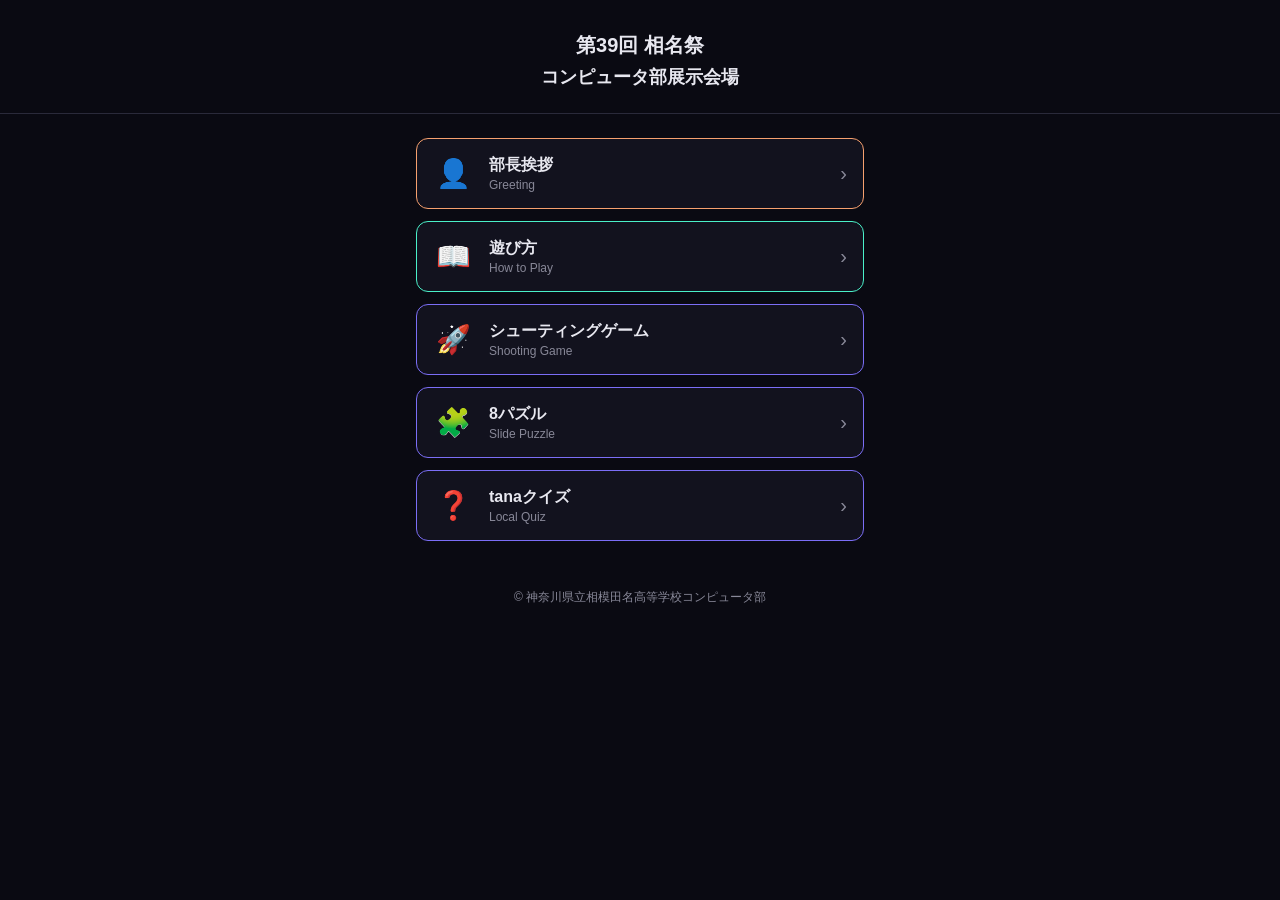
<file: soumeisai/index.html>
<!DOCTYPE html>
<html lang="ja">
<head>
  <meta charset="UTF-8">
  <meta name="viewport" content="width=device-width, initial-scale=1.0">
  <title>コンピュータ部 蒼明祭</title>
  <link href="style.css" rel="stylesheet">
</head>
<body>

  <header>
    <div class="header-inner">
      <h1>第39回 相名祭</h1>
      <p class="header-sub">コンピュータ部展示会場</p>
    </div>
  </header>

  <main>
    <nav class="menu">

      <a href="greeting.html" class="menu-item greeting">
        <span class="menu-icon">👤</span>
        <div class="menu-text">
          <div class="menu-title">部長挨拶</div>
          <div class="menu-sub">Greeting</div>
        </div>
        <span class="menu-arrow">›</span>
      </a>

      <a href="rule.html" class="menu-item rule">
        <span class="menu-icon">📖</span>
        <div class="menu-text">
          <div class="menu-title">遊び方</div>
          <div class="menu-sub">How to Play</div>
        </div>
        <span class="menu-arrow">›</span>
      </a>

      <a href="shooting.html" class="menu-item highlight">
        <span class="menu-icon">🚀</span>
        <div class="menu-text">
          <div class="menu-title">シューティングゲーム</div>
          <div class="menu-sub">Shooting Game</div>
        </div>
        <span class="menu-arrow">›</span>
      </a>

      <a href="puzzle.html" class="menu-item highlight">
        <span class="menu-icon">🧩</span>
        <div class="menu-text">
          <div class="menu-title">8パズル</div>
          <div class="menu-sub">Slide Puzzle</div>
        </div>
        <span class="menu-arrow">›</span>
      </a>

      <a href="quiz.html" class="menu-item highlight">
        <span class="menu-icon">❓</span>
        <div class="menu-text">
          <div class="menu-title">tanaクイズ</div>
          <div class="menu-sub">Local Quiz</div>
        </div>
        <span class="menu-arrow">›</span>
      </a>

    </nav>
  </main>

  <footer>
    <p>© 神奈川県立相模田名高等学校コンピュータ部</p>
  </footer>

</body>
</html>
</file>
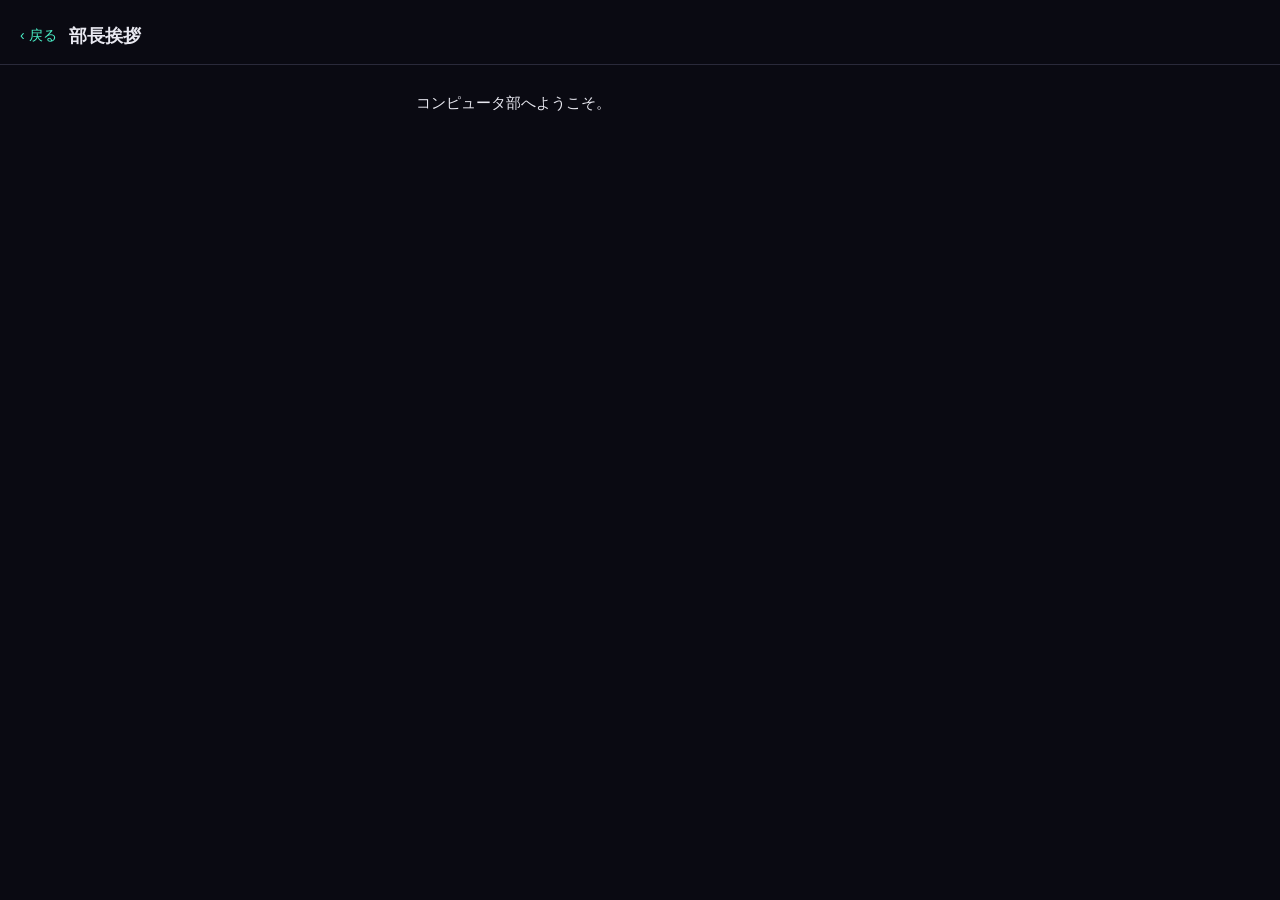
<file: soumeisai/greeting.html>
<!DOCTYPE html>
<html lang="ja">
<head>
  <meta charset="UTF-8">
  <meta name="viewport" content="width=device-width, initial-scale=1.0">
  <title>部長挨拶 | コンピュータ部</title>
  <link href="style.css" rel="stylesheet">
</head>
<body>

  <div class="page-header">
    <a href="index.html" class="back-btn">‹ 戻る</a>
    <h2>部長挨拶</h2>
  </div>

  <div class="page-content">
    <p>
      <!-- ここに部長のメッセージを入力してください -->
      コンピュータ部へようこそ。
    </p>
  </div>

</body>
</html>
</file>
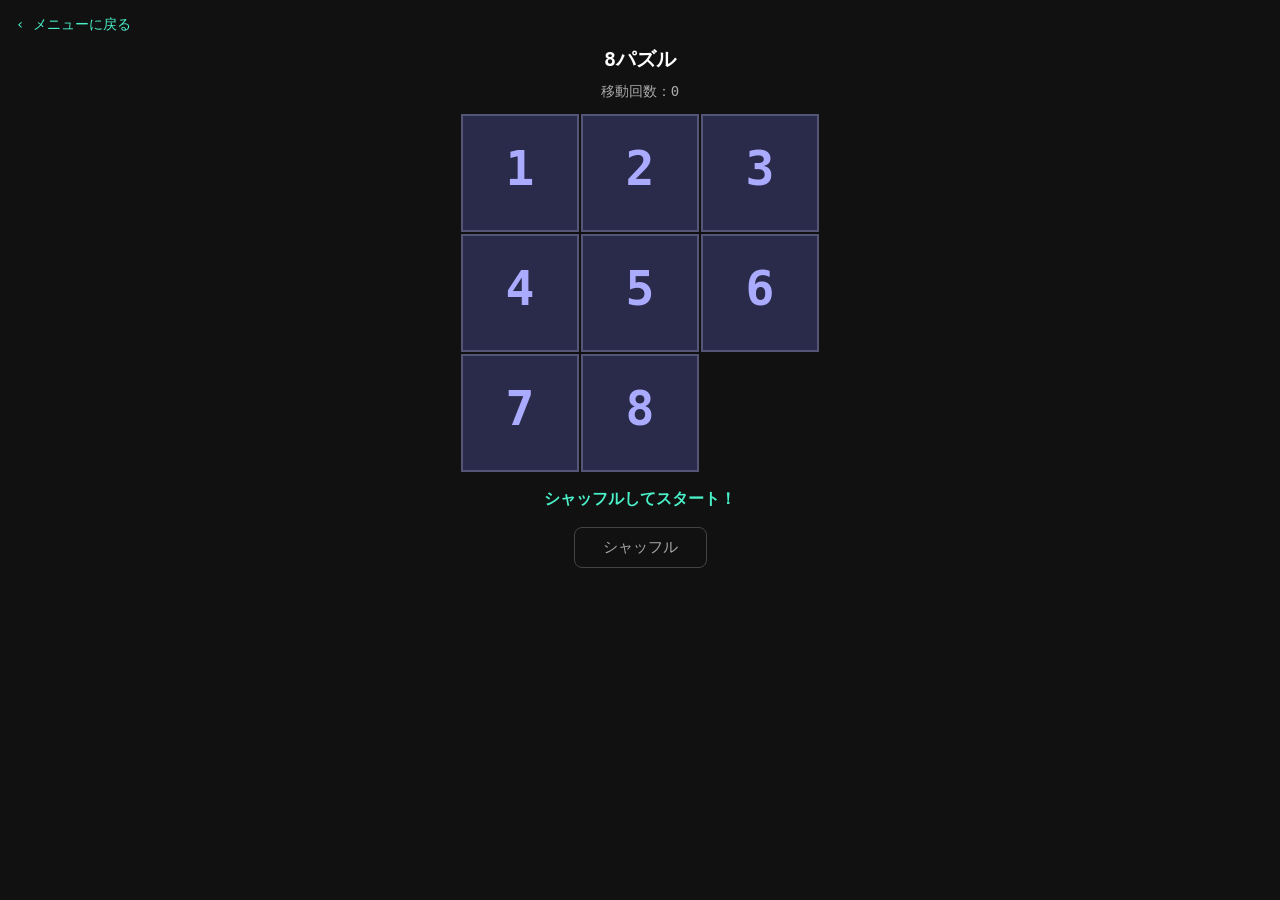
<file: soumeisai/puzzle.html>
<!DOCTYPE html>
<html lang="ja">
<head>
  <meta charset="UTF-8">
  <meta name="viewport" content="width=device-width, initial-scale=1.0, maximum-scale=1.0, user-scalable=no">
  <title>8パズル</title>
  <link href="puzzle.css" rel="stylesheet">
</head>
<body>
  <!-- 戻るボタン -->
  <div class="back-bar">
    <a href="index.html" class="back-btn">‹ メニューに戻る</a>
  </div>

  <h1>8パズル</h1>

  <!-- 移動回数の表示 -->
  <p id="moves">移動回数：0</p>

  <!-- パズルを描画するキャンバス -->
  <canvas id="puzzleCanvas"></canvas>

  <!-- メッセージ表示（クリアなど） -->
  <p id="msg">シャッフルしてスタート！</p>

  <!-- シャッフルボタン -->
  <button id="shuffleBtn">シャッフル</button>

  <script src="puzzle.js"></script>
</body>
</html>
</file>
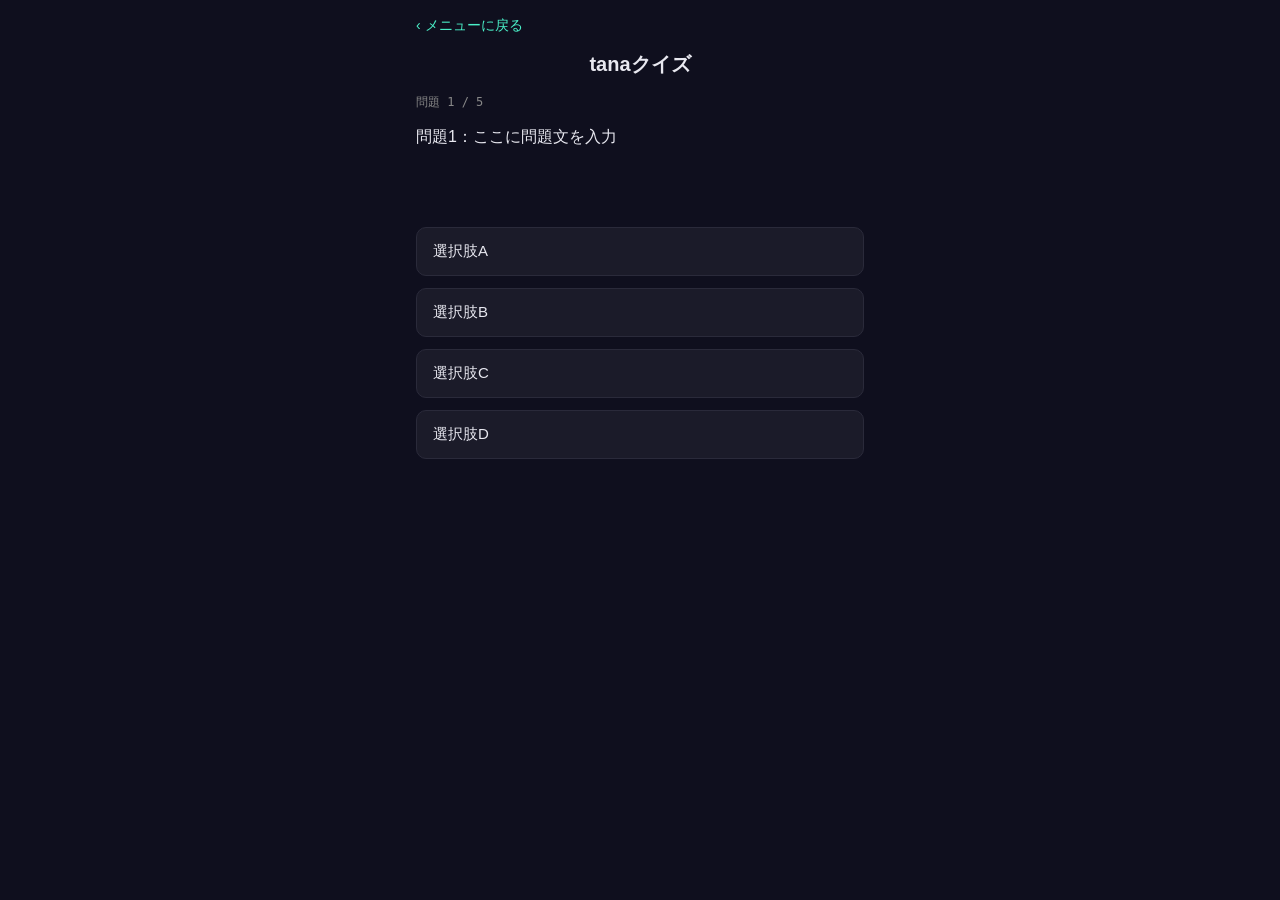
<file: soumeisai/quiz.html>
<!DOCTYPE html>
<html lang="ja">
<head>
  <meta charset="UTF-8">
  <meta name="viewport" content="width=device-width, initial-scale=1.0">
  <title>tanaクイズ</title>
  <link href="quiz.css" rel="stylesheet">
</head>
<body>
  <!-- 戻るボタン -->
  <div class="back-bar">
    <a href="index.html" class="back-btn">‹ メニューに戻る</a>
  </div>

  <h1>tanaクイズ</h1>

  <!-- 問題番号の表示 -->
  <p id="progress">問題 1 / 5</p>

  <!-- 問題文の表示 -->
  <div id="question"></div>

  <!-- 選択肢ボタンが入る場所 -->
  <div id="choices"></div>

  <!-- 正解・不正解のフィードバック -->
  <div id="feedback"></div>

  <script src="quiz.js"></script>
</body>
</html>
</file>
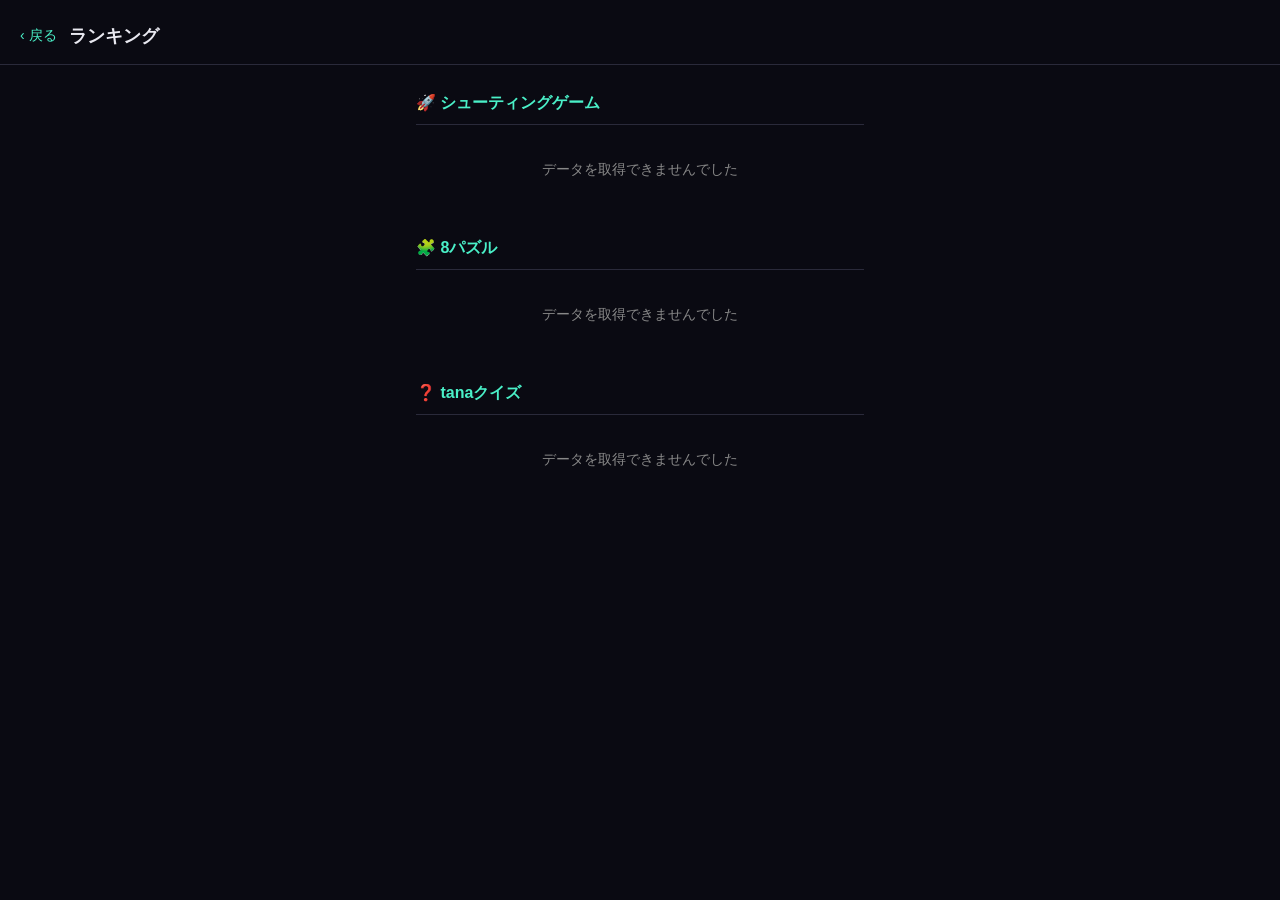
<file: soumeisai/ranking.html>
<!DOCTYPE html>
<html lang="ja">
<head>
  <meta charset="UTF-8">
  <meta name="viewport" content="width=device-width, initial-scale=1.0">
  <title>ランキング</title>
  <link href="style.css" rel="stylesheet">
  <style>
    .ranking-section {
      margin-bottom: 32px;
    }
    .ranking-title {
      font-size: 16px;
      font-weight: 700;
      color: #4af0c8;
      margin-bottom: 12px;
      padding-bottom: 6px;
      border-bottom: 1px solid #2a2a3a;
    }
    .ranking-table {
      width: 100%;
      border-collapse: collapse;
      font-size: 14px;
    }
    .ranking-table th {
      text-align: left;
      color: #888;
      padding: 6px 8px;
      border-bottom: 1px solid #2a2a3a;
      font-weight: normal;
    }
    .ranking-table td {
      padding: 10px 8px;
      border-bottom: 1px solid #1a1a2a;
    }
    .rank-1 { color: #ffd700; font-weight: bold; }
    .rank-2 { color: #c0c0c0; font-weight: bold; }
    .rank-3 { color: #cd7f32; font-weight: bold; }
    .loading { color: #888; font-size: 14px; text-align: center; padding: 20px; }
    .unit { font-size: 11px; color: #888; margin-left: 2px; }
  </style>
</head>
<body>

  <div class="page-header">
    <a href="index.html" class="back-btn">‹ 戻る</a>
    <h2>ランキング</h2>
  </div>

  <div class="page-content">

    <!-- シューティングランキング -->
    <div class="ranking-section">
      <div class="ranking-title">🚀 シューティングゲーム</div>
      <div id="ranking-shooting"><p class="loading">読み込み中…</p></div>
    </div>

    <!-- パズルランキング -->
    <div class="ranking-section">
      <div class="ranking-title">🧩 8パズル</div>
      <div id="ranking-puzzle"><p class="loading">読み込み中…</p></div>
    </div>

    <!-- クイズランキング -->
    <div class="ranking-section">
      <div class="ranking-title">❓ tanaクイズ</div>
      <div id="ranking-quiz"><p class="loading">読み込み中…</p></div>
    </div>

  </div>

  <script>
    // ランキングデータを取得するサーバーのURL
    const SERVER = "https://osamu.my.coocan.jp/bunkasai/ranking.php";

    // 各ゲームのランキングを取得して表示する
    loadRanking("shooting", "ranking-shooting", "点");
    loadRanking("puzzle",   "ranking-puzzle",   "手");
    loadRanking("quiz",     "ranking-quiz",     "点");

    // ランキングを取得して表示する関数
    function loadRanking(game, elementId, unit) {
      // サーバーにGETリクエストを送る
      fetch(SERVER + "?game=" + game)
        .then(function(res) { return res.json(); })
        .then(function(data) {
          const el = document.getElementById(elementId);

          // データが空の場合
          if (!data.ranking || data.ranking.length === 0) {
            el.innerHTML = "<p class='loading'>まだ記録がありません</p>";
            return;
          }

          // テーブルを作成する
          let html = "<table class='ranking-table'>";
          html += "<tr><th>順位</th><th>名前</th><th>スコア</th><th>日時</th></tr>";

          data.ranking.forEach(function(r) {
            // 1〜3位は色を変える
            const rankClass = r.rank <= 3 ? " class='rank-" + r.rank + "'" : "";
            html += "<tr>";
            html += "<td" + rankClass + ">" + r.rank + "位</td>";
            html += "<td>" + r.name + "</td>";
            html += "<td>" + r.score + "<span class='unit'>" + unit + "</span></td>";
            html += "<td>" + r.date + "</td>";
            html += "</tr>";
          });

          html += "</table>";
          el.innerHTML = html;
        })
        .catch(function() {
          // 通信エラーの場合
          document.getElementById(elementId).innerHTML =
            "<p class='loading'>データを取得できませんでした</p>";
        });
    }
  </script>

</body>
</html>
</file>
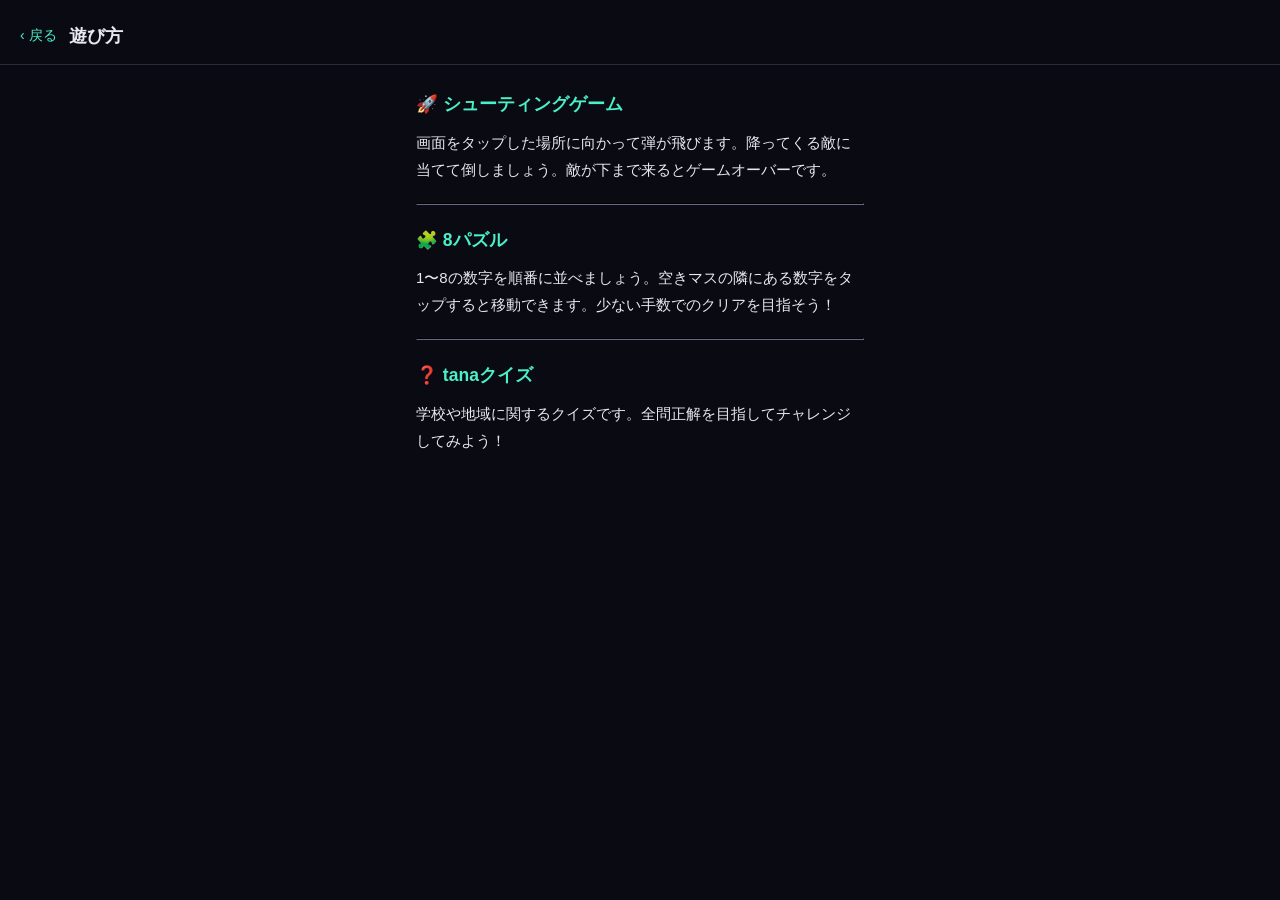
<file: soumeisai/rule.html>
<!DOCTYPE html>
<html lang="ja">
<head>
  <meta charset="UTF-8">
  <meta name="viewport" content="width=device-width, initial-scale=1.0">
  <title>遊び方 | コンピュータ部</title>
  <link href="style.css" rel="stylesheet">
</head>
<body>

  <div class="page-header">
    <a href="index.html" class="back-btn">‹ 戻る</a>
    <h2>遊び方</h2>
  </div>

  <div class="page-content">

    <h3 style="color: #4af0c8; margin-bottom: 8px;">🚀 シューティングゲーム</h3>
    <p>画面をタップした場所に向かって弾が飛びます。降ってくる敵に当てて倒しましょう。敵が下まで来るとゲームオーバーです。</p>

    <hr style="border-color: #2a2a3a; margin: 20px 0;">

    <h3 style="color: #4af0c8; margin-bottom: 8px;">🧩 8パズル</h3>
    <p>1〜8の数字を順番に並べましょう。空きマスの隣にある数字をタップすると移動できます。少ない手数でのクリアを目指そう！</p>

    <hr style="border-color: #2a2a3a; margin: 20px 0;">

    <h3 style="color: #4af0c8; margin-bottom: 8px;">❓ tanaクイズ</h3>
    <p>学校や地域に関するクイズです。全問正解を目指してチャレンジしてみよう！</p>

  </div>

</body>
</html>
</file>
<file: soumeisai/style.css>
/* ===== リセット ===== */
*, *::before, *::after {
  box-sizing: border-box;
  margin: 0;
  padding: 0;
}

/* ===== 全体 ===== */
:root {
  --bg:      #0a0a12;
  --surface: #12121e;
  --border:  #2a2a3a;
  --accent:  #4af0c8;
  --accent2: #7b6ef6;
  --text:    #e8e8f0;
  --muted:   #888898;
}

html, body {
  min-height: 100%;
  background-color: var(--bg);
  color: var(--text);
  font-family: 'Helvetica Neue', Arial, 'Hiragino Kaku Gothic ProN', sans-serif;
}

/* ===== ヘッダー ===== */
header {
  padding: 32px 20px 24px;
  text-align: center;
  border-bottom: 1px solid var(--border);
}

.club-name {
  font-family: monospace;
  font-size: 13px;
  color: var(--accent);
  letter-spacing: 0.1em;
  margin-bottom: 8px;
}

header h1 {
  font-size: 20px;
  font-weight: 700;
  color: var(--text);
}

.header-sub {
  font-size: 18px;
  color: var(--text);
  margin-top: 6px;
  font-weight: 600;
}

.menu-sub {
  font-size: 12px;
  color: var(--muted);
  margin-top: 2px;
}

/* ===== メニュー ===== */
main {
  padding: 24px 16px;
  max-width: 480px;
  margin: 0 auto;
}

.menu {
  display: flex;
  flex-direction: column;
  gap: 12px;
}

.menu-item {
  display: flex;
  align-items: center;
  gap: 16px;
  padding: 16px;
  background: var(--surface);
  border: 1px solid var(--border);
  border-radius: 12px;
  text-decoration: none;
  color: var(--text);
  transition: border-color 0.2s, background 0.2s;
}

.menu-item:active {
  background: #1a1a2e;
}

.menu-item.greeting {
  border-color: #f6a06e;
}

.menu-item.greeting:active {
  background: #1e1510;
}

.menu-item.rule {
  border-color: #4af0c8;
}

.menu-item.rule:active {
  background: #0f1e1a;
}

.menu-item.highlight {
  border-color: var(--accent2);
}

.menu-item.highlight:active {
  background: #1a1a30;
}

.menu-icon {
  font-size: 28px;
  width: 40px;
  text-align: center;
  flex-shrink: 0;
}

.menu-text {
  flex: 1;
}

.menu-title {
  font-size: 16px;
  font-weight: 600;
}

.menu-sub {
  font-size: 12px;
  color: var(--muted);
  margin-top: 2px;
}

.menu-arrow {
  font-size: 20px;
  color: var(--muted);
}

/* ===== フッター ===== */
footer {
  text-align: center;
  padding: 24px;
  font-size: 12px;
  color: var(--muted);
}

/* ===== 内部ページ共通 ===== */
.page-header {
  padding: 24px 20px 16px;
  border-bottom: 1px solid var(--border);
  display: flex;
  align-items: center;
  gap: 12px;
}

.back-btn {
  color: var(--accent);
  text-decoration: none;
  font-size: 14px;
}

.page-header h2 {
  font-size: 18px;
  font-weight: 600;
}

.page-content {
  padding: 24px 16px;
  max-width: 480px;
  margin: 0 auto;
  line-height: 1.8;
  font-size: 15px;
}
</file>
<file: soumeisai/puzzle.css>
/* ページ全体のリセット */
* {
  margin: 0;
  padding: 0;
  box-sizing: border-box;
}

/* ページ全体の背景と配置 */
body {
  background-color: #111;
  color: white;
  font-family: monospace;
  text-align: center;
  padding: 16px;
  min-height: 100vh;
}

/* 戻るボタンのバー */
.back-bar {
  text-align: left;
  margin-bottom: 12px;
}

/* 戻るボタンのスタイル */
.back-btn {
  color: #4af0c8;
  text-decoration: none;
  font-size: 14px;
}

/* タイトル */
h1 {
  font-size: 20px;
  margin-bottom: 10px;
}

/* 移動回数の表示 */
#moves {
  font-size: 14px;
  color: #aaa;
  margin-bottom: 12px;
}

/* キャンバスを中央に配置 */
#puzzleCanvas {
  display: block;
  margin: 0 auto;
  cursor: pointer;
  touch-action: none;
}

/* メッセージ表示 */
#msg {
  margin-top: 16px;
  font-size: 16px;
  font-weight: bold;
  color: #4af0c8;
  min-height: 24px;
}

/* シャッフルボタン */
#shuffleBtn {
  margin-top: 14px;
  padding: 10px 28px;
  background: transparent;
  color: #aaa;
  border: 1px solid #444;
  border-radius: 8px;
  cursor: pointer;
  font-family: monospace;
  font-size: 15px;
}
</file>
<file: soumeisai/quiz.css>
/* ページ全体のリセット */
* {
  margin: 0;
  padding: 0;
  box-sizing: border-box;
}

/* ページ全体の背景と配置 */
body {
  background-color: #0f0f1e;
  color: #e8e8f0;
  font-family: 'Helvetica Neue', Arial, 'Hiragino Kaku Gothic ProN', sans-serif;
  padding: 16px;
  max-width: 480px;
  margin: 0 auto;
  min-height: 100vh;
}

/* 戻るボタンのバー */
.back-bar {
  margin-bottom: 16px;
}

/* 戻るボタンのスタイル */
.back-btn {
  color: #4af0c8;
  text-decoration: none;
  font-size: 14px;
}

/* タイトル */
h1 {
  font-size: 20px;
  margin-bottom: 16px;
  text-align: center;
}

/* 問題番号 */
#progress {
  font-size: 12px;
  color: #888;
  margin-bottom: 12px;
  font-family: monospace;
}

/* 問題文 */
#question {
  font-size: 16px;
  line-height: 1.7;
  margin-bottom: 24px;
  min-height: 80px;
}

/* 選択肢ボタンが並ぶ領域 */
#choices {
  display: flex;
  flex-direction: column;
  gap: 12px;
}

/* 選択肢ボタン */
.choice-btn {
  padding: 14px 16px;
  background: rgba(255, 255, 255, 0.05);
  border: 1px solid #2a2a3a;
  border-radius: 10px;
  color: #e8e8f0;
  font-size: 15px;
  text-align: left;
  cursor: pointer;
  font-family: inherit;
  transition: background 0.15s;
}

.choice-btn:active {
  background: rgba(255, 255, 255, 0.1);
}

/* フィードバック（正解・不正解） */
#feedback {
  margin-top: 20px;
  font-size: 18px;
  font-weight: bold;
  text-align: center;
  min-height: 32px;
}

/* もう一度ボタン */
.retry-btn {
  margin-top: 16px;
  padding: 12px 32px;
  background: transparent;
  color: #4af0c8;
  border: 1px solid #4af0c8;
  border-radius: 8px;
  cursor: pointer;
  font-size: 15px;
  font-family: inherit;
  display: block;
  margin-left: auto;
  margin-right: auto;
}
</file>
